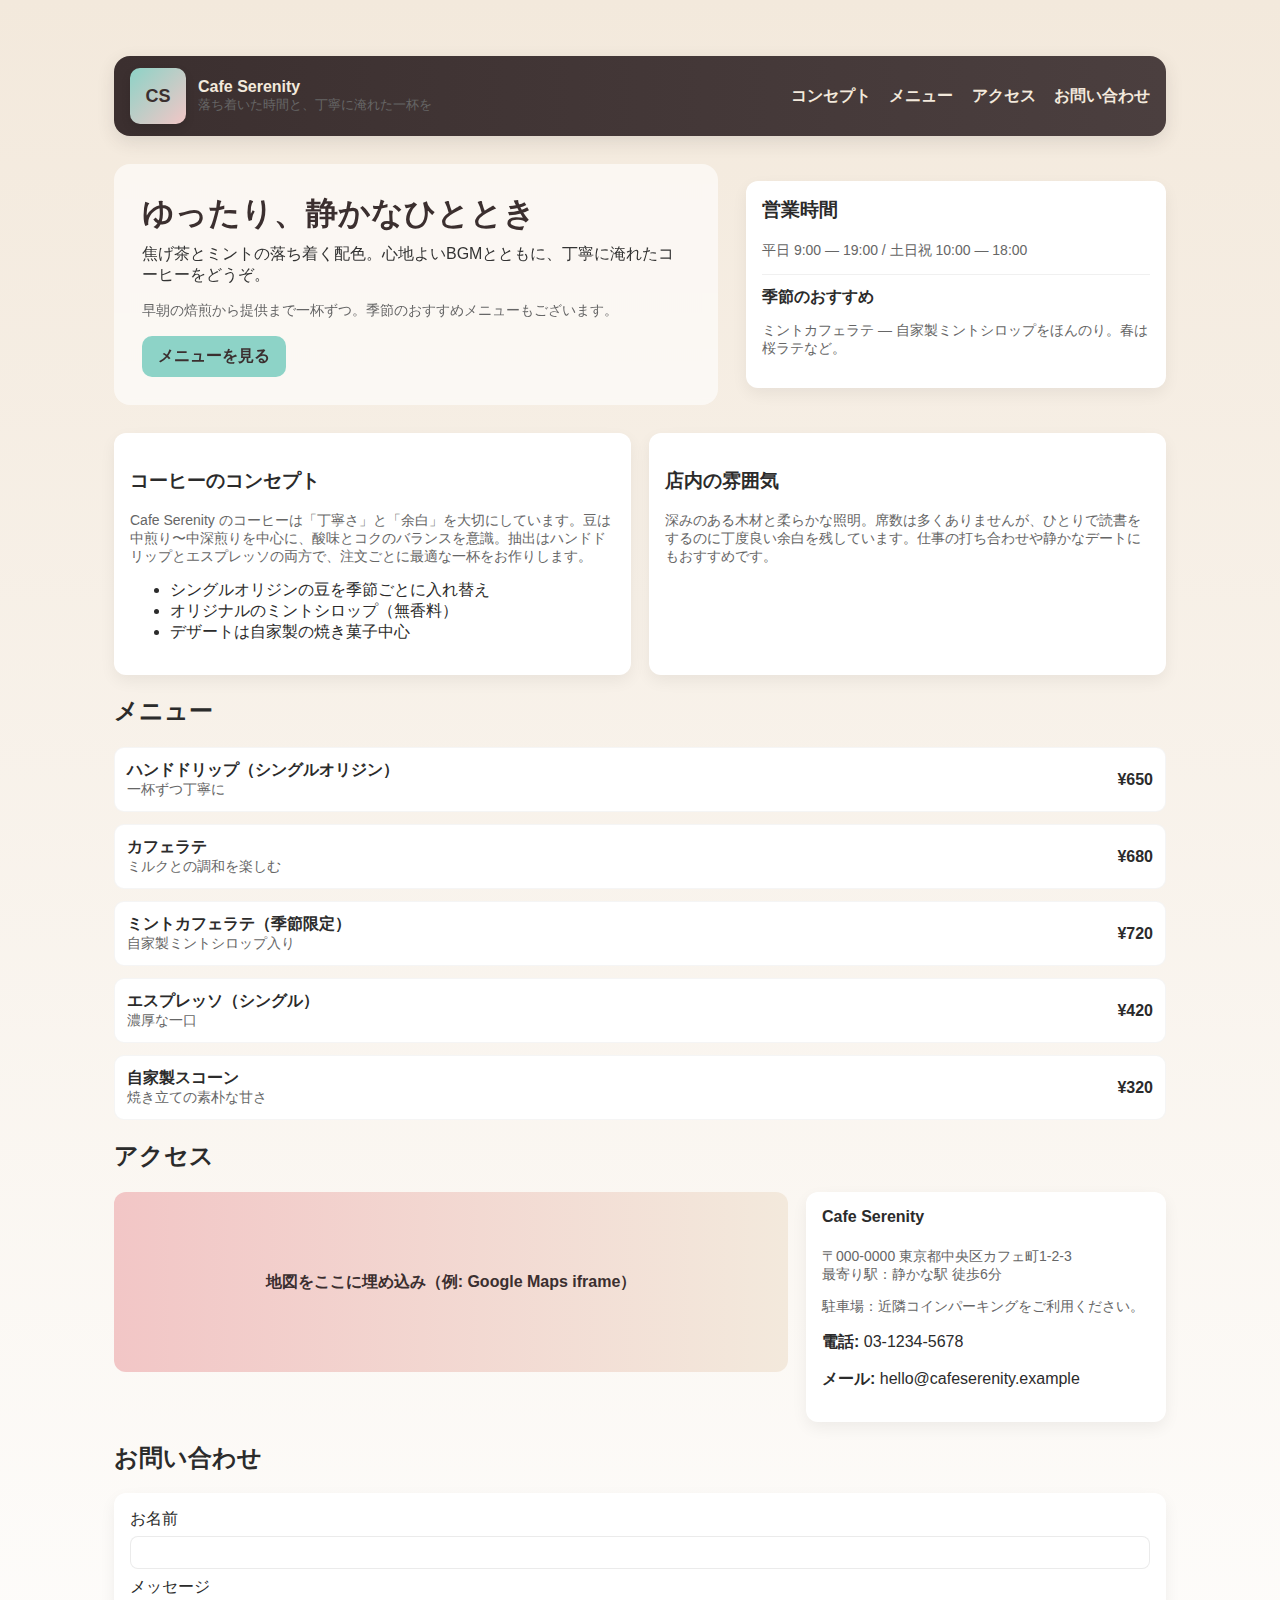
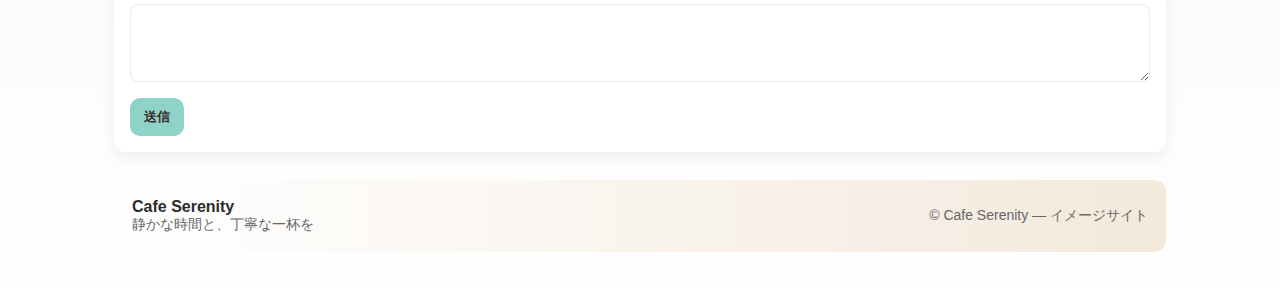
<file: cafe_serenity_homepage.html>
<!doctype html>
<html lang="ja">
<head>
  <meta charset="utf-8">
  <meta name="viewport" content="width=device-width,initial-scale=1">
  <title>Cafe Serenity — 落ち着く小さなカフェ</title>
  <meta name="description" content="落ち着いた雰囲気のカフェ、Cafe Serenity の公式ページ。メニュー、アクセス、コーヒーのコンセプトをご紹介します。">
  <style>
    :root{
      --brown:#3b2f2f; /* 焦げ茶 */
      --mint:#8dd3c7;  /* ミントグリーン */
      --beige:#f3e9dc; /* ベージュ */
      --pink:#f2c6c6;  /* 優しいピンク */
      --text:#2b2b2b;
      --max-width:1100px;
      --radius:12px;
      --glass: rgba(255,255,255,0.6);
    }
    *{box-sizing:border-box}
    body{
      margin:0;font-family: -apple-system, BlinkMacSystemFont, "Hiragino Kaku Gothic ProN", "Noto Sans JP", "Segoe UI", Roboto, "Helvetica Neue", Arial; color:var(--text); background: linear-gradient(180deg,var(--beige), #fff);
      -webkit-font-smoothing:antialiased;
    }
    .container{max-width:var(--max-width);margin:32px auto;padding:24px}

    header{
      display:flex;align-items:center;justify-content:space-between;padding:12px 16px;border-radius:16px;background:linear-gradient(90deg,var(--brown),#4b3f3f);color:var(--beige);
      box-shadow: 0 6px 18px rgba(59,47,47,0.12);
    }
    .brand{display:flex;gap:12px;align-items:center}
    .logo{
      width:56px;height:56px;border-radius:10px;background:linear-gradient(135deg,var(--mint),var(--pink));display:flex;align-items:center;justify-content:center;font-weight:700;color:var(--brown);font-size:18px;
      box-shadow:0 4px 10px rgba(0,0,0,0.12);
    }
    nav a{color:var(--beige);text-decoration:none;margin-left:14px;font-weight:600}

    /* Hero */
    .hero{
      display:grid;grid-template-columns:1fr 420px;gap:28px;align-items:center;margin:28px 0;
    }
    .hero-card{background:var(--glass);backdrop-filter: blur(6px);padding:28px;border-radius:16px}
    .hero h1{margin:0 0 8px;font-size:32px;color:var(--brown)}
    .hero p.lead{margin:0 0 16px;color:#333}
    .cta{display:inline-block;padding:10px 16px;border-radius:10px;background:var(--mint);color:var(--brown);font-weight:700;text-decoration:none}

    /* Coffee concept */
    .grid{display:grid;grid-template-columns:repeat(2,1fr);gap:18px;margin-top:18px}
    .card{background:#fff;border-radius:12px;padding:16px;box-shadow:0 6px 16px rgba(0,0,0,0.06)}
    .muted{color:#666;font-size:14px}

    /* Menu */
    .menu-list{display:flex;flex-direction:column;gap:12px}
    .menu-item{display:flex;justify-content:space-between;align-items:center;padding:12px;border-radius:10px;background:linear-gradient(90deg,#fff,#fff);border:1px solid rgba(0,0,0,0.04)}
    .price{font-weight:700}

    /* Access */
    .access{display:flex;gap:18px;align-items:flex-start}
    .map{flex:1;border-radius:12px;overflow:hidden;min-height:180px;background:linear-gradient(90deg,var(--pink),var(--beige));display:flex;align-items:center;justify-content:center;color:var(--brown);font-weight:700}
    .address{width:360px}

    footer{margin-top:28px;padding:18px;border-radius:12px;background:linear-gradient(90deg,#fff,var(--beige));display:flex;justify-content:space-between;align-items:center}

    /* Responsive */
    @media(max-width:920px){
      .hero{grid-template-columns:1fr;}
      .grid{grid-template-columns:1fr}
      .access{flex-direction:column}
      .address{width:100%}
    }
  </style>
</head>
<body>
  <div class="container">
    <header>
      <div class="brand">
        <div class="logo">CS</div>
        <div>
          <div style="font-weight:800">Cafe Serenity</div>
          <div class="muted" style="font-size:13px">落ち着いた時間と、丁寧に淹れた一杯を</div>
        </div>
      </div>
      <nav>
        <a href="#about">コンセプト</a>
        <a href="#menu">メニュー</a>
        <a href="#access">アクセス</a>
        <a href="#contact">お問い合わせ</a>
      </nav>
    </header>

    <section class="hero">
      <div class="hero-card">
        <h1>ゆったり、静かなひととき</h1>
        <p class="lead">焦げ茶とミントの落ち着く配色。心地よいBGMとともに、丁寧に淹れたコーヒーをどうぞ。</p>
        <p class="muted">早朝の焙煎から提供まで一杯ずつ。季節のおすすめメニューもございます。</p>
        <div style="margin-top:16px">
          <a class="cta" href="#menu">メニューを見る</a>
        </div>
      </div>

      <aside class="card">
        <h3 style="margin-top:0">営業時間</h3>
        <p class="muted">平日 9:00 — 19:00 / 土日祝 10:00 — 18:00</p>
        <hr style="margin:12px 0;border:none;border-top:1px solid rgba(0,0,0,0.06)">
        <h4 style="margin:6px 0">季節のおすすめ</h4>
        <p class="muted">ミントカフェラテ — 自家製ミントシロップをほんのり。春は桜ラテなど。</p>
      </aside>
    </section>

    <section id="about">
      <div class="grid">
        <div class="card">
          <h3>コーヒーのコンセプト</h3>
          <p class="muted">Cafe Serenity のコーヒーは「丁寧さ」と「余白」を大切にしています。豆は中煎り〜中深煎りを中心に、酸味とコクのバランスを意識。抽出はハンドドリップとエスプレッソの両方で、注文ごとに最適な一杯をお作りします。</p>
          <ul style="margin-top:12px">
            <li>シングルオリジンの豆を季節ごとに入れ替え</li>
            <li>オリジナルのミントシロップ（無香料）</li>
            <li>デザートは自家製の焼き菓子中心</li>
          </ul>
        </div>

        <div class="card">
          <h3>店内の雰囲気</h3>
          <p class="muted">深みのある木材と柔らかな照明。席数は多くありませんが、ひとりで読書をするのに丁度良い余白を残しています。仕事の打ち合わせや静かなデートにもおすすめです。</p>
        </div>
      </div>
    </section>

    <section id="menu" style="margin-top:20px">
      <h2>メニュー</h2>
      <div class="menu-list">
        <div class="menu-item"><div><strong>ハンドドリップ（シングルオリジン）</strong><div class="muted">一杯ずつ丁寧に</div></div><div class="price">¥650</div></div>
        <div class="menu-item"><div><strong>カフェラテ</strong><div class="muted">ミルクとの調和を楽しむ</div></div><div class="price">¥680</div></div>
        <div class="menu-item"><div><strong>ミントカフェラテ（季節限定）</strong><div class="muted">自家製ミントシロップ入り</div></div><div class="price">¥720</div></div>
        <div class="menu-item"><div><strong>エスプレッソ（シングル）</strong><div class="muted">濃厚な一口</div></div><div class="price">¥420</div></div>
        <div class="menu-item"><div><strong>自家製スコーン</strong><div class="muted">焼き立ての素朴な甘さ</div></div><div class="price">¥320</div></div>
      </div>
    </section>

    <section id="access" style="margin-top:20px">
      <h2>アクセス</h2>
      <div class="access">
        <div class="map">地図をここに埋め込み（例: Google Maps iframe）</div>
        <div class="address card">
          <h4 style="margin-top:0">Cafe Serenity</h4>
          <p class="muted">〒000-0000 東京都中央区カフェ町1-2-3<br>最寄り駅：静かな駅 徒歩6分</p>
          <p class="muted">駐車場：近隣コインパーキングをご利用ください。</p>
          <p><strong>電話:</strong> 03-1234-5678</p>
          <p><strong>メール:</strong> hello@cafeserenity.example</p>
        </div>
      </div>
    </section>

    <section id="contact" style="margin-top:20px">
      <h2>お問い合わせ</h2>
      <div class="card">
        <form onsubmit="alert('送信シミュレーション：フォームデータは実際には送信されません。');return false;">
          <label>お名前<br><input type="text" name="name" style="width:100%;padding:8px;margin-top:6px;border-radius:8px;border:1px solid rgba(0,0,0,0.08)"></label>
          <div style="height:8px"></div>
          <label>メッセージ<br><textarea name="message" rows="4" style="width:100%;padding:8px;margin-top:6px;border-radius:8px;border:1px solid rgba(0,0,0,0.08)"></textarea></label>
          <div style="height:12px"></div>
          <button type="submit" style="padding:10px 14px;border-radius:10px;border:none;background:var(--mint);font-weight:700;color:var(--brown)">送信</button>
        </form>
      </div>
    </section>

    <footer>
      <div>
        <div style="font-weight:800">Cafe Serenity</div>
        <div class="muted">静かな時間と、丁寧な一杯を</div>
      </div>
      <div class="muted">© Cafe Serenity — イメージサイト</div>
    </footer>
  </div>
</body>
</html>
</file>
